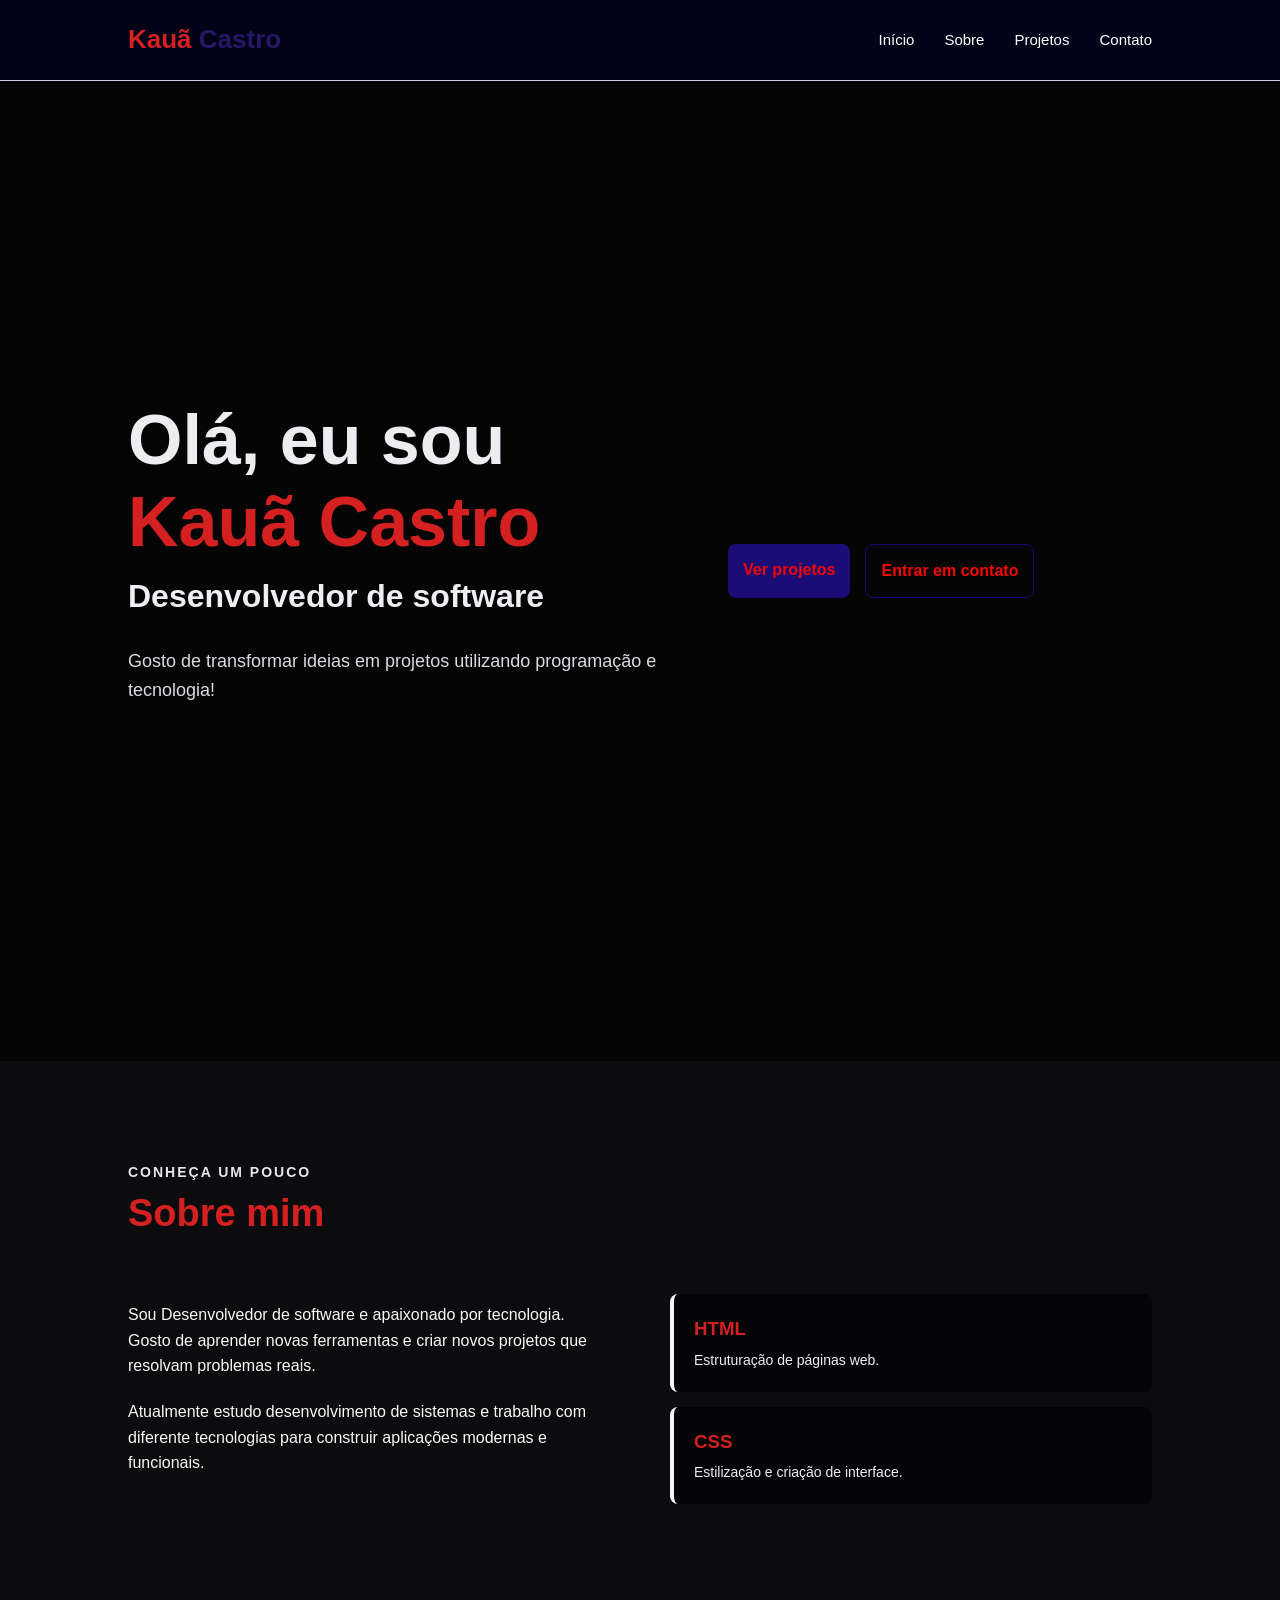
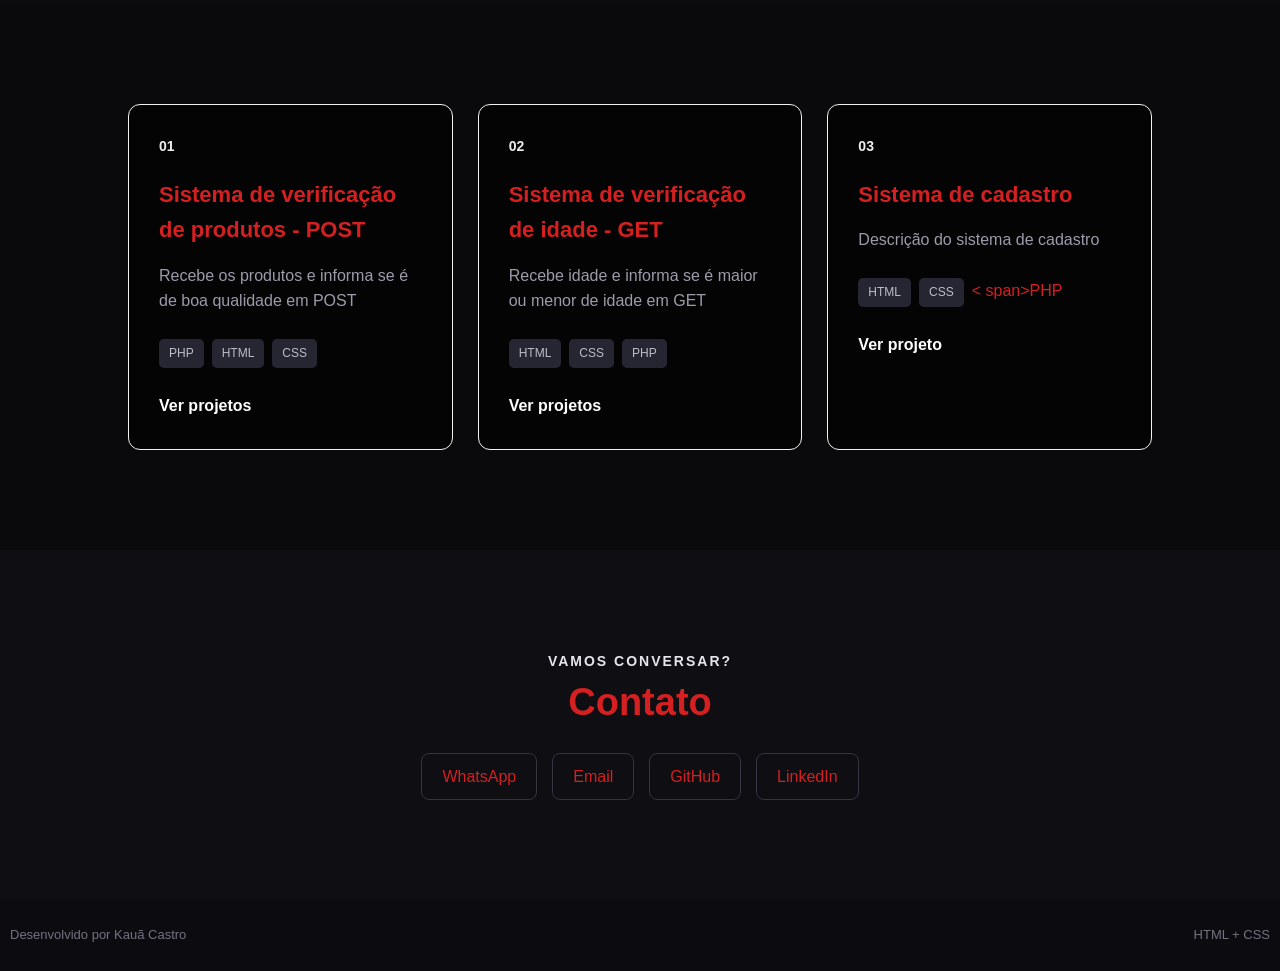
<file: index.html>
<!DOCTYPE html>
<html lang="pt-br">
<head>
    <meta charset="UTF-8">
    <meta name="viewport" content="width=device-width, initial-scale=1.0">
    <title>Kauã Castro | Portfólio</title>
    <link rel="stylesheet" href="portifolio.css">
</head>
<body>
    <!--   MENU   -->
    <header>
        <div class="logo">
            
            <h2>Kauã <span>Castro</span></h2>
        </div>

        <nav>
            <a href="#inicio">Início</a>
            <a href="#sobre">Sobre</a>
            <a href="#projetos">Projetos</a>
            <a href="#contato">Contato</a>
        </nav>
    </header>

    <!--   CONTEÚDO PRINCIPAL   -->
    
    <main>
        <!--   SEÇÂO DE INÍCIO   -->
           <section id="inicio" class="inicio">
            <div class="inicio-conteudo">
                <p class="apresentacao">Olá, eu sou</p>
                <h1>Kauã Castro</h1>
                <h2>Desenvolvedor de software</h2>
                <p class="descricao">
                    Gosto de transformar ideias em projetos utilizando programação e tecnologia!
                </p>
            </div>

            <div class="botoes">
                <a href="#projetos" class="botao">Ver projetos</a>
                <a href="#contato" class="botao botao-secundario">Entrar em contato</a>
            </div>
           </section>

           <!--   SOBRE   -->
            <section id="sobre" class="sobre">
                <div class="titulo-secao">
                    <p>Conheça um pouco</p>
                    <h2>Sobre mim</h2>
                </div>

                <div class="sobre-conteudo">
                    <div class="sobre-texto"> 
                        <p>
                            Sou Desenvolvedor de software e apaixonado por tecnologia. Gosto de aprender novas ferramentas e criar novos projetos que resolvam problemas reais.
                        </p>
                        <p>
                            Atualmente estudo desenvolvimento de sistemas e trabalho com diferente tecnologias para construir aplicações modernas e funcionais.
                        </p>
                    </div>
                    <div class="habilidades">
                        <div class="habilidade">
                            <h3>HTML</h3>
                            <p>Estruturação de páginas web.</p>
                        </div>  
                        <div class="habilidade">
                            <h3>CSS</h3>
                            <p>Estilização e criação de interface.</p>
                        </div>
                        <!--  div class="habilidade">
                            <h3>PHP</h3>
                            <p>Desenvolvimento de aplicações web.</p>
                        </div  -->
                    </div>
                </div>
            </section>

            <section id="projetos" class="projetos-secao">
                <div class="projetos">

                <!-- PROJETO 1 -->

                <div class="card">

                    <div class="numero-projeto">
                        01
                    </div>

                    <h3>Sistema de verificação de produtos - POST</h3>
                    <p>
                        Recebe os produtos e informa se é de boa qualidade em POST
                    </p>

                    <div class="tecnologias">
                        <span>PHP</span>
                        <span>HTML</span>
                        <span>CSS</span>
                    </div>
                    <a href="produtos-json.php">Ver projetos</a>
                </div>

                <!-- PROJETO 2-->

                <div class="card">

                    <div class="numero-projeto">
                        02
                    </div>

                    <h3>Sistema de verificação de idade - GET</h3>
                    <p>
                        Recebe idade e informa se é maior ou menor de idade em GET
                    </p>

                    <div class="tecnologias">
                        <span>HTML</span>
                        <span>CSS</span>
                        <span>PHP</span>
                    </div>
                    <a href="idade.php">Ver projetos</a>
                </div>


                    <!--PROJETO 3  -->
                    <div class="card">
                        <div class="numero-projeto">
                            03
                        </div>
                        <h3>Sistema de cadastro</h3>
                        <p>Descrição do sistema de cadastro</p>
                        <div class="tecnologias">
                            <span>HTML</span>
                            <span>CSS</span>
                            < span>PHP</span -->
                        </div>
                        <a href="idade.php">Ver projeto</a>
                    </div>
                </div>
            </section>

            <section id="contato" class="contato">
                <div class="titulo-secao">
                    <p>Vamos conversar?</p>
                    <h2>Contato</h2>
                </div>
                <div class="contato-links">
                    <a href="https://wa.me/5541998892366">WhatsApp</a>
                    <a href="mailto:kauacastroamaral@gmail.com">Email</a>
                    <a href="https://github.com/kauacastroamaral-prog">GitHub</a>
                    <a href="">LinkedIn</a>
                </div>
            </section>
    </main>

    <footer>
        <p>
            Desenvolvido por <a href="https://look.devlook.xyz">Kauã Castro</a>
        </p>
        <p>
            HTML + CSS
        </p>
    </footer>  
</body>
</html>
</file>
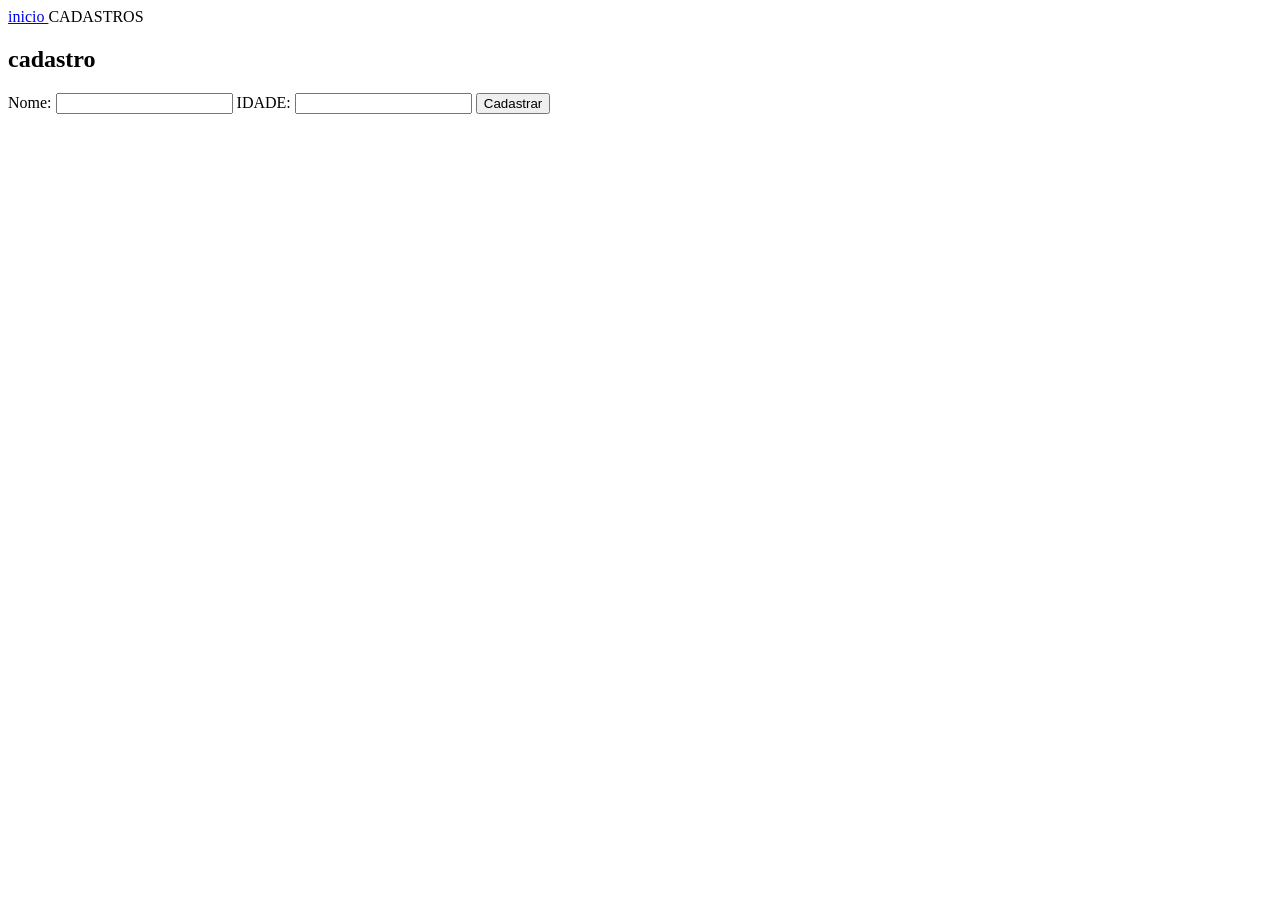
<file: cadastro.html>
<body>
<header>
    <nav>
        <a href="idade.php">inicio </a>
        <a hrep=" cadastro.html">CADASTROS </a>
    </nav>
</header>
</body>
<main>
    <section class="Cadastro"> 
        <h1>cadastro</h1>
     <form> 
<label>Nome:</label>
<input type="text">

<label>IDADE:</label>
<input type="number">
<button type="submit"> Cadastrar</button>

     </form>
    </section>
</main>
</body>
</file>
<file: portifolio.css>
/*===============================*/
/*   CONFIGURAÇÔES GERAIS   */
/*===============================*/


* {
    margin: 0;
    padding: 0;
}

html {
    scroll-behavior: smooth;
}

body {
    font-family: Arial, Helvetica, sans-serif;
    background-color: #2222b1;
    color: #d42020;
    line-height: 1.6;
}

a {
    text-decoration: none;
    color: inherit;
}

/*===============================*/
/*            MENU               */
/*===============================*/

header {
    height: 80px;
    padding: 0 10%;
    display: flex;
    justify-content: space-between;
    align-items: center;
    background-color: #030318;
    border-bottom: 1px solid #cfcfe2;
    position: sticky;
    top: 0;
    z-index: 10;
}

.logo h2 {
    font-size: 26px;
}

.logo span {
    color: #271764;
}

nav {
    display: flex;
    gap: 30px;
}

nav a {
    color: #fefeff;
    font-size: 15px;
    transition: 0.3s;
}

nav a:hover {
    color: #c92828;
}

/*===============================*/
/*          INICIO               */
/*===============================*/

.inicio {
    min-height: calc(100vh - 80px);
    padding: 80px 10%;
    display: flex;
    align-items: center;
    background-color: #050505;
}

.inicio-conteudo {
    max-width: 750px;
}

.apresentacao {
    color: #edecf1;
    font-size: 70px;
    line-height: 1.1;
    font-weight: bold;
    margin-bottom: 5px;
}

.inicio h1 {
    font-size: 70px;
    line-height: 1.1;
    margin-bottom: 10px;
}

.inicio h2 {
    font-size: 32px;
    color: #eeeef3;
    margin-bottom: 25px;
}

.descricao {
    max-width: 600px;
    color: #dadae2;
    font-size: 18px;
    margin-bottom: 35px;
}

/*===============================*/
/*          BOTÔES               */
/*===============================*/

.botoes {
    display: flex;
    gap: 15px;
}

.botao {
    display: inline-block;
    background-color: #1c0c75;
    color: #f00404;
    padding: 13px 15px;
    border-radius: 8px;
    font-weight: bold;
    transition: 0.3s;

}

.botao:hover {
    background-color: transparent;
    border: 1px solid #1c047c;
    transform: translateY(-3px);
}

.botao-secundario {
    background-color: transparent;
    border: 1px solid #1b0570;
    color: #f50505;
}

.botao-secundario:hover {
    background-color: #1c076d;
    color: #f01a1a;
}

/*===============================*/
/*           SEÇÔES              */
/*===============================*/

section {
    padding: 100px 10%;
}

.titulo-secao {
    margin-bottom: 50px;
}

.titulo-secao p {
    color: #e6e5ee;
    font-size: 14px;
    font-weight: bold;
    text-transform: uppercase;
    letter-spacing: 2px;
}

.titulo-secao h2 {
    font-size: 38px;
}

/*===============================*/
/*            SOBRE              */
/*===============================*/

.sobre {
    background-color: #0c0c0f;
}

.sobre-conteudo {
    display: flex;
    gap: 60px;
    align-items: center;
}

.sobre-texto {
    flex: 1;
    color: #f8f8f8;
}

.sobre-texto p {
    margin-bottom: 20px;
}

.habilidades {
    flex: 1;
    display: flex;
    flex-direction: column;
    gap: 15px;
}

.habilidade {
    background-color: #050507;
    padding: 20px;
    border-radius: 8px;
    border-left: 4px solid #f4f3f8;
}

.habilidade h3 {
    margin-bottom: 5px;
}

.habilidade p {
    color: #efeff3;
    font-size: 14px;
}

/*===============================*/
/*          PROJETOS             */
/*===============================*/

.projetos-secao {
    background-color: #0a0a0c;
}

.projetos {
    display: flex;
    gap: 25px;
}

.card {
    flex: 1;
    background-color: #040405;
    padding: 30px;
    border: 1px solid #f1f1f1;
    border-radius: 12px;
    transition: 0.3s;
}

.card:hover {
    transform: translateY(-8px);
    border-color: #fcfcfc;
}

.numero-projeto {
    color: #eeeeee;
    font-size: 14px;
    font-weight: bold;
    margin-bottom: 20px;
}

.card h3 {
    font-size: 22px;
    margin-bottom: 15px;
}

.card p {
    color: #9c9cab;
    margin-bottom: 25px;
}

.card>a {
    color: #ffffff;
    font-weight: bold;
}

/*===============================*/
/*          TECNOLOGIAS          */
/*===============================*/

.tecnologias {
    display: flex;
    gap: 8px;
    margin-bottom: 25px;
}

.tecnologias span {
    background-color: #262633;
    color: #bdbdc9;
    padding: 5px 10px;
    border-radius: 5px;
    font-size: 12px;
}


/*===============================*/
/*         CONTATO               */
/*===============================*/

.contato {
    background-color: #0e0e13;
    text-align: center;
}

.contato .titulo-secao {
    margin-bottom: 20px;
}

.contatp-texto {
    max-width: 600px;
    margin: 0 auto 30px auto;
    color: #e6e6f3;
}

.contato-links {
    display: flex;
    justify-content: center;
    gap: 15px;
}

.contato-links a {
    border: 1px solid #343442;
    padding: 10px 20px;
    border-radius: 8px;
    transition: 0.3s;
}

.contato-links a:hover {
    border-color: #e1deec;
    color: #f50101;
    transform: translateY(-3px);
}

/*===============================*/
/*           RODAPÉ              */
/*===============================*/

footer {
    padding: 25px 10px;
    background-color: #0b0b10;
    color: #737380;
    display: flex;
    justify-content: space-between;
    font-size: 13px;
}

/*===============================*/
/*        RESPONSIVIDADE         */
/*===============================*/

@media (max-width: 800px) {

    /*MENU / HEADER*/

    header {
        height: auto;
        padding: 20px 5%;
        flex-direction: column;
        gap: 15px;
    }

    /*LINKS DO MENU*/
    nav {
        gap: 15px;
        flex-wrap: wrap;
        justify-content: center;
    }

    /*INICIO*/

    .inicio {
        min-height: auto;
        padding: 70px 5%;


    }

    .apresentacao {
        font-size: 24px;

    }
    
    .inicio h1{
        font-size: 48px;
    }
    .inicio h2{
        font-size: 24px;
    }
    .descricao {
        font-size: 16px;
    }

    /*TODAS AS SEÇÕES*/

    section{
        padding: 70px 5%;
    }
    /*SOBRE*/
    .sobre-conteudo{
        flex-direction: column;
        align-items: stretch;

    }
    /*PROJETOS*/

    .projetos{
        flex-direction: column,  
    }
    /*BOTÕES*/
    .botoes{
     flex-direction: column;
     align-items: flex-start;   
    }

    /*CONTATO*/
    .contato{
        flex-wrap: wrap;

    }
    /*RODEPE*/

    footer{
        flex-direction: column;
        text-align: center;
        gap: 10px;
    }
}
</file>
